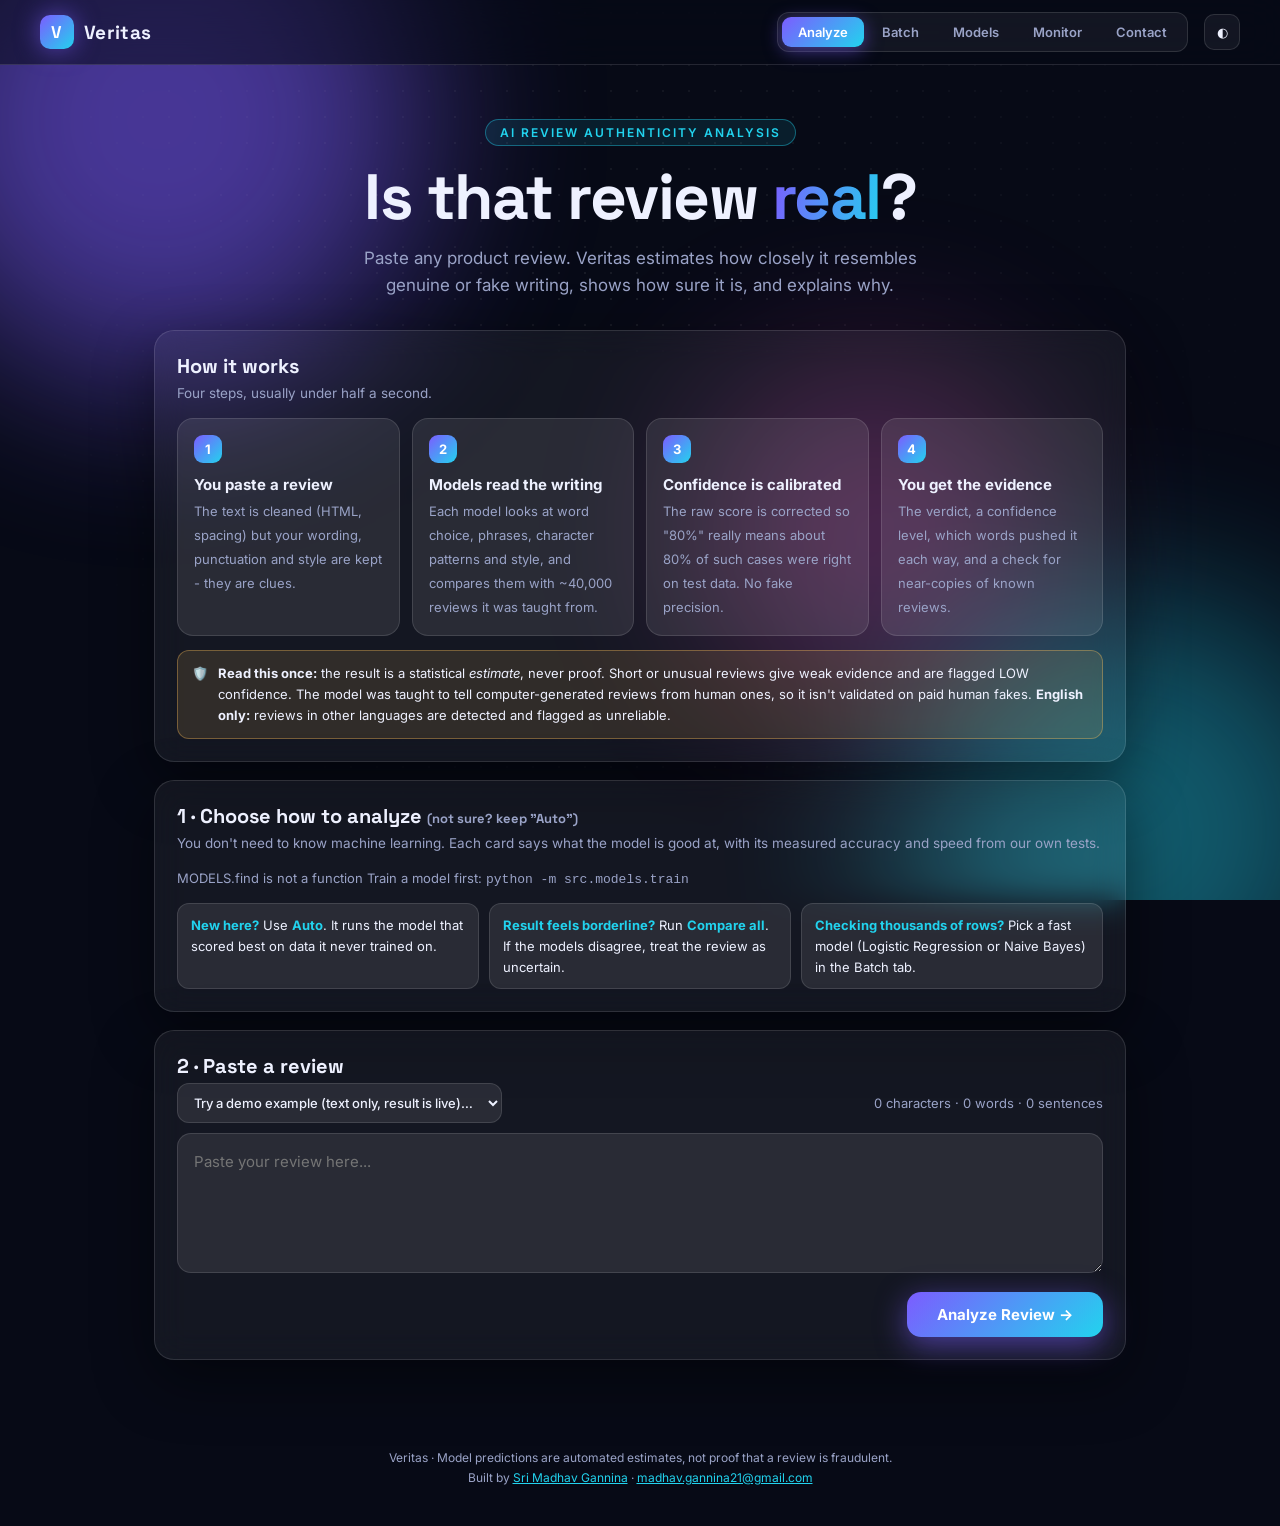
<file: frontend/index.html>
<!doctype html>
<html lang="en">
<head>
<meta charset="utf-8">
<meta name="viewport" content="width=device-width, initial-scale=1">
<title>Veritas - Fake Review Intelligence</title>
<link rel="preconnect" href="https://fonts.googleapis.com">
<link href="https://fonts.googleapis.com/css2?family=Inter:wght@400;500;600;700;800&family=Space+Grotesk:wght@500;700&display=swap" rel="stylesheet">
<style>
:root{--bg:#070a16;--glass:rgba(255,255,255,.055);--glass2:rgba(255,255,255,.09);--line:rgba(255,255,255,.12);--text:#eef1ff;--muted:#9aa3c7;
--a:#7c5cff;--b:#22d3ee;--ok:#34e0a1;--bad:#ff5d73;--warn:#ffc15a;--shadow:0 20px 60px rgba(0,0,0,.45)}
[data-theme=light]{--bg:#eef0fb;--glass:rgba(255,255,255,.7);--glass2:rgba(255,255,255,.95);--line:rgba(30,40,90,.12);--text:#161b36;--muted:#5c6690;
--a:#5b3df5;--b:#0891b2;--ok:#0f9d6a;--bad:#e0334f;--warn:#c27a00;--shadow:0 20px 50px rgba(40,50,120,.15)}
*{box-sizing:border-box}html{scroll-behavior:smooth}
body{margin:0;font:15px/1.6 Inter,system-ui,sans-serif;background:var(--bg);color:var(--text);min-height:100vh;overflow-x:hidden}
.aurora{position:fixed;inset:0;z-index:-1;overflow:hidden}
.aurora i{position:absolute;border-radius:50%;filter:blur(90px);opacity:.55;animation:float 18s ease-in-out infinite}
.aurora i:nth-child(1){width:520px;height:520px;background:var(--a);top:-140px;left:-100px}
.aurora i:nth-child(2){width:460px;height:460px;background:var(--b);bottom:-160px;right:-80px;animation-delay:-6s;opacity:.4}
.aurora i:nth-child(3){width:340px;height:340px;background:#ff4fd8;top:40%;left:55%;animation-delay:-11s;opacity:.25}
[data-theme=light] .aurora i{opacity:.28}
@keyframes float{50%{transform:translate(60px,40px) scale(1.12)}}
.aurora:after{content:"";position:absolute;inset:0;background-image:radial-gradient(rgba(255,255,255,.07) 1px,transparent 1px);background-size:26px 26px;mask-image:radial-gradient(circle at 50% 30%,#000,transparent 75%)}
header{position:sticky;top:0;z-index:20;display:flex;align-items:center;gap:16px;padding:12px clamp(16px,4vw,40px);backdrop-filter:blur(18px);background:color-mix(in srgb,var(--bg) 55%,transparent);border-bottom:1px solid var(--line)}
.logo{display:flex;align-items:center;gap:10px;font:700 19px "Space Grotesk",sans-serif;letter-spacing:.3px}
.logo b{width:34px;height:34px;border-radius:10px;display:grid;place-items:center;background:linear-gradient(135deg,var(--a),var(--b));box-shadow:0 0 24px color-mix(in srgb,var(--a) 60%,transparent);color:#fff;font-size:17px}
nav{display:flex;gap:2px;margin-left:auto;background:var(--glass);border:1px solid var(--line);padding:4px;border-radius:12px}
nav button{background:none;border:0;color:var(--muted);padding:7px 16px;border-radius:9px;cursor:pointer;font:600 13px Inter;transition:.25s}
nav button:hover{color:var(--text)}nav button.on{background:linear-gradient(135deg,var(--a),var(--b));color:#fff;box-shadow:0 4px 18px color-mix(in srgb,var(--a) 50%,transparent)}
#theme{background:var(--glass);border:1px solid var(--line);color:var(--text);border-radius:10px;width:36px;height:36px;cursor:pointer}
main{max-width:1020px;margin:0 auto;padding:0 clamp(14px,3vw,24px) 60px}
.hero{text-align:center;padding:54px 0 30px}
.eyebrow{display:inline-block;font:600 12px Inter;letter-spacing:2px;text-transform:uppercase;color:var(--b);border:1px solid color-mix(in srgb,var(--b) 40%,transparent);padding:5px 14px;border-radius:99px;background:color-mix(in srgb,var(--b) 10%,transparent)}
h1.t{font:700 clamp(34px,6vw,64px)/1.05 "Space Grotesk",sans-serif;margin:18px 0 14px;letter-spacing:-1.5px}
.grad{background:linear-gradient(100deg,var(--a),var(--b) 55%,#ff4fd8);-webkit-background-clip:text;background-clip:text;color:transparent;background-size:200%;animation:shine 7s linear infinite}
@keyframes shine{to{background-position:200% 0}}
.hero p{max-width:620px;margin:0 auto;color:var(--muted);font-size:17px}
.glass{background:var(--glass);border:1px solid var(--line);border-radius:20px;padding:22px;margin-bottom:18px;backdrop-filter:blur(16px);box-shadow:var(--shadow);animation:rise .5s ease both}
@keyframes rise{from{opacity:0;transform:translateY(14px)}}
h2{font:700 20px "Space Grotesk",sans-serif;margin:0 0 4px}.sub{color:var(--muted);font-size:13.5px;margin:0 0 14px}
.steps{display:grid;grid-template-columns:repeat(auto-fit,minmax(190px,1fr));gap:12px;counter-reset:s}
.step{position:relative;padding:16px;border-radius:16px;background:var(--glass2);border:1px solid var(--line);transition:.3s}
.step:hover{transform:translateY(-4px);border-color:var(--a)}
.step:before{counter-increment:s;content:counter(s);display:grid;place-items:center;width:28px;height:28px;border-radius:9px;background:linear-gradient(135deg,var(--a),var(--b));color:#fff;font-weight:700;font-size:13px;margin-bottom:10px}
.step b{display:block;margin-bottom:2px}.step span{color:var(--muted);font-size:13px}
.note{display:flex;gap:10px;margin-top:14px;padding:12px 14px;border-radius:12px;background:color-mix(in srgb,var(--warn) 12%,transparent);border:1px solid color-mix(in srgb,var(--warn) 35%,transparent);font-size:13px}
textarea{width:100%;min-height:140px;resize:vertical;padding:16px;border-radius:14px;border:1px solid var(--line);background:var(--glass2);color:var(--text);font:15px/1.6 Inter;outline:none;transition:.25s}
textarea:focus{border-color:var(--a);box-shadow:0 0 0 4px color-mix(in srgb,var(--a) 22%,transparent)}
select{padding:10px 12px;border-radius:12px;border:1px solid var(--line);background:var(--glass2);color:var(--text);font:500 13px Inter;max-width:100%}
.bar-row{display:flex;gap:12px;align-items:center;justify-content:space-between;flex-wrap:wrap;margin-top:12px}
.muted{color:var(--muted);font-size:13px}
.cta{position:relative;border:0;cursor:pointer;color:#fff;font:700 15px Inter;padding:13px 30px;border-radius:14px;background:linear-gradient(135deg,var(--a),var(--b));box-shadow:0 8px 30px color-mix(in srgb,var(--a) 55%,transparent);transition:.25s}
.cta:hover{transform:translateY(-2px) scale(1.02)}.cta:disabled{opacity:.6;cursor:wait;transform:none}
.ghost{background:var(--glass);border:1px solid var(--line);color:var(--text);padding:8px 14px;border-radius:10px;cursor:pointer;font:600 13px Inter}
/* model picker */
.picker{display:grid;grid-template-columns:repeat(auto-fit,minmax(200px,1fr));gap:10px;margin:6px 0 4px}
.mc{cursor:pointer;text-align:left;padding:14px;border-radius:16px;border:1px solid var(--line);background:var(--glass2);color:var(--text);font:inherit;transition:.25s;position:relative}
.mc:hover{transform:translateY(-3px);border-color:color-mix(in srgb,var(--a) 70%,transparent)}
.mc.sel{border-color:var(--a);background:color-mix(in srgb,var(--a) 16%,var(--glass2));box-shadow:0 0 0 1px var(--a),0 10px 30px color-mix(in srgb,var(--a) 28%,transparent)}
.mc b{display:block;font-size:14px}.mc small{display:block;color:var(--muted);font-size:12px;line-height:1.45;margin:4px 0 8px}
.tag{display:inline-block;font:700 10px Inter;letter-spacing:.8px;text-transform:uppercase;padding:2px 8px;border-radius:99px;background:linear-gradient(135deg,var(--a),var(--b));color:#fff;margin-bottom:6px}
.tag.alt{background:var(--glass);color:var(--muted);border:1px solid var(--line)}
.stat{font-size:11.5px;color:var(--muted);display:flex;gap:10px;flex-wrap:wrap}.stat em{font-style:normal;color:var(--text);font-weight:600}
.guide{display:grid;grid-template-columns:repeat(auto-fit,minmax(220px,1fr));gap:10px;margin-top:12px}
.guide div{padding:11px 13px;border-radius:12px;background:var(--glass2);border:1px solid var(--line);font-size:13px}.guide b{color:var(--b)}
/* result */
.res{display:grid;grid-template-columns:230px 1fr;gap:22px;align-items:center}
@media(max-width:640px){.res{grid-template-columns:1fr;justify-items:center;text-align:center}nav button{padding:7px 10px}}
.gauge{position:relative;width:200px;height:200px}.gauge svg{transform:rotate(-90deg);filter:drop-shadow(0 0 14px var(--gc))}
.gauge .track{stroke:var(--line)}.gauge .val{stroke:var(--gc);stroke-linecap:round;transition:stroke-dashoffset 1.1s cubic-bezier(.2,.8,.2,1)}
.gauge div{position:absolute;inset:0;display:grid;place-content:center;text-align:center}.gauge b{font:700 38px "Space Grotesk"}.gauge span{font-size:12px;color:var(--muted)}
.verdict{font:800 clamp(34px,6vw,52px)/1 "Space Grotesk";letter-spacing:1px;text-shadow:0 0 36px var(--gc)}
.pill{display:inline-block;padding:3px 12px;border-radius:99px;font:700 11px Inter;letter-spacing:.8px;border:1px solid currentColor}
.ok{color:var(--ok)}.bad{color:var(--bad)}.warnc{color:var(--warn)}.hidden{display:none}
.warn{margin:14px 0 0;padding:12px 14px;border-radius:12px;background:color-mix(in srgb,var(--warn) 13%,transparent);border:1px solid color-mix(in srgb,var(--warn) 40%,transparent);font-size:13.5px;text-align:left}
.pbar{height:10px;border-radius:6px;background:var(--line);overflow:hidden;margin:4px 0 10px}.pbar i{display:block;height:100%;border-radius:6px;width:0;transition:width 1s cubic-bezier(.2,.8,.2,1)}
table{width:100%;border-collapse:collapse;font-size:13.5px}th,td{padding:9px 8px;border-bottom:1px solid var(--line);text-align:left}th{color:var(--muted);font-weight:600;font-size:12px;text-transform:uppercase;letter-spacing:.6px}
.cons{display:flex;gap:6px;margin:8px 0}.cons i{flex:1;height:10px;border-radius:5px}
.eff{display:grid;grid-template-columns:110px 1fr 60px;gap:8px;align-items:center;font-size:13px;margin:3px 0}.eff .b{height:8px;border-radius:4px;transition:width .9s}
.grid{display:grid;grid-template-columns:repeat(auto-fit,minmax(140px,1fr));gap:10px}.kpi{padding:12px;border-radius:14px;background:var(--glass2);border:1px solid var(--line)}.kpi b{display:block;font:700 22px "Space Grotesk"}
.dots span{display:inline-block;width:8px;height:8px;border-radius:50%;background:var(--b);margin:0 2px;animation:dot 1s infinite}.dots span:nth-child(2){animation-delay:.15s}.dots span:nth-child(3){animation-delay:.3s}
@keyframes dot{50%{transform:translateY(-6px);opacity:.4}}
details summary{cursor:pointer;color:var(--b);font-weight:600;margin:8px 0}
footer{text-align:center;color:var(--muted);font-size:12px;padding:10px 0 40px}
</style>
</head>
<body>
<div class="aurora"><i></i><i></i><i></i></div>
<header>
  <div class="logo"><b>V</b>Veritas</div>
  <nav id="nav"></nav>
  <button id="theme" title="Toggle theme">◐</button>
</header>
<main>

<section id="analyze">
  <div class="hero">
    <span class="eyebrow">AI review authenticity analysis</span>
    <h1 class="t">Is that review <span class="grad">real</span>?</h1>
    <p>Paste any product review. Veritas estimates how closely it resembles genuine or fake writing, shows how sure it is, and explains why.</p>
  </div>

  <div class="glass">
    <h2>How it works</h2><p class="sub">Four steps, usually under half a second.</p>
    <div class="steps">
      <div class="step"><b>You paste a review</b><span>The text is cleaned (HTML, spacing) but your wording, punctuation and style are kept - they are clues.</span></div>
      <div class="step"><b>Models read the writing</b><span>Each model looks at word choice, phrases, character patterns and style, and compares them with ~40,000 reviews it was taught from.</span></div>
      <div class="step"><b>Confidence is calibrated</b><span>The raw score is corrected so "80%" really means about 80% of such cases were right on test data. No fake precision.</span></div>
      <div class="step"><b>You get the evidence</b><span>The verdict, a confidence level, which words pushed it each way, and a check for near-copies of known reviews.</span></div>
    </div>
    <div class="note"><span>🛡️</span><span><b>Read this once:</b> the result is a statistical <i>estimate</i>, never proof. Short or unusual reviews give weak evidence and are flagged LOW confidence. The model was taught to tell computer-generated reviews from human ones, so it isn't validated on paid human fakes. <b>English only:</b> reviews in other languages are detected and flagged as unreliable.</span></div>
  </div>

  <div class="glass">
    <h2>1 · Choose how to analyze <span class="muted">(not sure? keep "Auto")</span></h2>
    <p class="sub">You don't need to know machine learning. Each card says what the model is good at, with its measured accuracy and speed from our own tests.</p>
    <div class="picker" id="picker"></div>
    <div class="guide">
      <div><b>New here?</b> Use <b>Auto</b>. It runs the model that scored best on data it never trained on.</div>
      <div><b>Result feels borderline?</b> Run <b>Compare all</b>. If the models disagree, treat the review as uncertain.</div>
      <div><b>Checking thousands of rows?</b> Pick a fast model (Logistic Regression or Naive Bayes) in the Batch tab.</div>
    </div>
  </div>

  <div class="glass">
    <h2>2 · Paste a review</h2>
    <div class="bar-row" style="margin:0 0 10px"><select id="demo"><option value="">Try a demo example (text only, result is live)…</option></select><span class="muted" id="counts">0 characters · 0 words · 0 sentences</span></div>
    <textarea id="text" maxlength="5000" placeholder="Paste your review here..."></textarea>
    <div class="bar-row"><span class="muted" id="status"></span><button class="cta" id="go">Analyze Review →</button></div>
  </div>
  <div id="result"></div>
</section>

<section id="batch" class="hidden">
  <div class="hero" style="padding-bottom:10px"><h1 class="t" style="font-size:42px">Batch <span class="grad">analysis</span></h1><p>Upload a CSV, analyze every review, download the results.</p></div>
  <div class="glass"><input type="file" id="file" accept=".csv" style="color:var(--muted)">
    <div class="bar-row"><select id="col"></select><select id="bmodel"></select><button class="cta" id="run" disabled>Run batch</button></div>
    <div class="muted" id="bstatus" style="margin-top:8px">Max 5,000 rows. Output adds prediction, confidence, level, model, sentiment, similarity.</div></div>
  <div id="bout"></div>
</section>

<section id="models" class="hidden"><div class="hero" style="padding-bottom:10px"><h1 class="t" style="font-size:42px">Model <span class="grad">report card</span></h1><p>Every number below was measured on reviews the models never saw during training.</p></div><div id="mout" class="glass muted">Loading…</div></section>
<section id="monitor" class="hidden"><div class="hero" style="padding-bottom:10px"><h1 class="t" style="font-size:42px">Live <span class="grad">monitor</span></h1><p>Watches for the data changing so the model is not trusted blindly.</p></div><div id="monout" class="glass muted">Loading…</div></section>
</main>
<section id="contact" class="hidden" style="max-width:1020px;margin:0 auto;padding:0 clamp(14px,3vw,24px) 60px">
  <div class="hero" style="padding-bottom:10px"><h1 class="t" style="font-size:42px">Contact <span class="grad">the admin</span></h1><p>Questions, feedback or collaboration - get in touch.</p></div>
  <div class="glass" style="text-align:center">
    <div class="logo" style="justify-content:center;font-size:26px"><b style="width:64px;height:64px;border-radius:18px;font-size:30px">M</b></div>
    <h2 style="margin-top:12px;font-size:26px">Sri Madhav Gannina</h2><p class="sub">Creator &amp; administrator of Veritas</p>
    <div class="bar-row" style="justify-content:center;gap:12px">
      <a class="cta" style="text-decoration:none;display:inline-block" href="https://www.linkedin.com/in/madhavgannina" target="_blank" rel="noopener noreferrer">LinkedIn · madhavgannina</a>
      <a class="ghost" style="text-decoration:none;display:inline-block;padding:12px 22px" href="mailto:madhav.gannina21@gmail.com">✉ madhav.gannina21@gmail.com</a>
    </div>
    <p class="muted" style="margin-top:16px">Source code: <a style="color:var(--b)" href="https://github.com/Gannina-SriMadhav/Fake-Review-Detection-System" target="_blank" rel="noopener noreferrer">github.com/Gannina-SriMadhav/Fake-Review-Detection-System</a></p>
  </div>
</section>
<footer>Veritas · Model predictions are automated estimates, not proof that a review is fraudulent.<br>Built by <a style="color:var(--b)" href="https://www.linkedin.com/in/madhavgannina" target="_blank" rel="noopener noreferrer">Sri Madhav Gannina</a> · <a style="color:var(--b)" href="mailto:madhav.gannina21@gmail.com">madhav.gannina21@gmail.com</a></footer>

<script>
const $=s=>document.querySelector(s),esc=t=>String(t??'').replace(/[&<>"]/g,c=>({'&':'&amp;','<':'&lt;','>':'&gt;','"':'&quot;'}[c]));
const DEMOS={"Simple review":"Good product, works well.","Very short review":"Good.",
"Detailed review":"I bought this blender three weeks ago to replace an older one. The motor is noticeably quieter, but the lid seal leaked a little the first time I made hot soup, so I now fill it only halfway. Cleaning is easy.",
"Promotional-sounding":"Absolutely amazing!!! Best product ever!!! Everyone must buy this now, you will not regret it!!!",
"Ambiguous":"It does what it says. Not much else to add, I guess."};
const pct=x=>(x*100).toFixed(1)+'%',LV={HIGH:'ok',MEDIUM:'warnc',LOW:'bad'},COL={GENUINE:'var(--ok)',FAKE:'var(--bad)'};
async function api(p,o){let r;try{r=await fetch(p,o)}catch(e){throw new Error('Cannot reach the API.')}
  const d=await r.json().catch(()=>({}));if(!r.ok)throw new Error(Array.isArray(d.detail)?d.detail.join('; '):(d.detail||'Request failed'));return d}
const post=(p,b)=>api(p,{method:'POST',headers:{'content-type':'application/json'},body:JSON.stringify(b)});

const TABS={analyze:'Analyze',batch:'Batch',models:'Models',monitor:'Monitor',contact:'Contact'};
$('#nav').innerHTML=Object.entries(TABS).map(([k,v])=>`<button data-t="${k}">${v}</button>`).join('');
function show(t){for(const k in TABS)$('#'+k).classList.toggle('hidden',k!==t);
  document.querySelectorAll('#nav button').forEach(b=>b.classList.toggle('on',b.dataset.t===t));
  if(t==='models')loadModels();if(t==='monitor')loadMonitor();history.replaceState(null,'','#'+t);scrollTo(0,0)}
$('#nav').onclick=e=>e.target.dataset.t&&show(e.target.dataset.t);
const setTheme=t=>{document.documentElement.dataset.theme=t;try{localStorage.theme=t}catch(e){}};
setTheme((()=>{try{return localStorage.theme}catch(e){}})()||'dark');
$('#theme').onclick=()=>setTheme(document.documentElement.dataset.theme==='dark'?'light':'dark');

// ---- model picker
let MODELS=[],SEL='auto';
function f1(m){return m.test_f1_fake==null?'n/a':m.test_f1_fake.toFixed(3)}
function renderPicker(){const def=MODELS.find(m=>m.is_default);
  const cards=[{key:'auto',tag:'Recommended',nick:'Auto',desc:`Runs the model that scored best on unseen validation data${def?` (currently ${esc(def.nickname)})`:''}. The safe choice if you're unsure.`,f:def?f1(def):'n/a',ms:def&&def.ms_per_review!=null?def.ms_per_review.toFixed(1):'n/a'},
    {key:'compare',tag:'Second opinion',nick:'Compare all',desc:'Runs every model and shows how many agree. Disagreement means the review is genuinely hard to call.'},
    ...MODELS.map(m=>({key:m.key,nick:m.nickname,name:m.name,desc:m.description,best:m.best_for,f:f1(m),ms:m.ms_per_review!=null?m.ms_per_review.toFixed(1):'n/a',tag:m.is_default?'Top scorer':''}))];
  $('#picker').innerHTML=cards.map(c=>`<button class="mc ${c.key===SEL?'sel':''}" data-k="${c.key}">
    ${c.tag?`<span class="tag ${c.key==='compare'?'alt':''}">${c.tag}</span>`:''}<b>${esc(c.nick)}</b>${c.name?`<span class="muted" style="font-size:11px">${esc(c.name)}</span>`:''}
    <small>${esc(c.desc)}${c.best?`<br><i>Best for: ${esc(c.best)}</i>`:''}</small>
    ${c.f?`<div class="stat"><span>Accuracy score (F1) <em>${c.f}</em></span><span>Speed <em>${c.ms} ms</em></span></div>`:''}</button>`).join('');}
$('#picker').onclick=e=>{const b=e.target.closest('.mc');if(!b)return;SEL=b.dataset.k;renderPicker()};
async function init(){try{MODELS=await api('/models');renderPicker();
  $('#bmodel').innerHTML=`<option value="auto">Auto (recommended)</option>`+MODELS.map(m=>`<option value="${m.key}">${esc(m.nickname)} - ${esc(m.name)}</option>`).join('')}
  catch(e){$('#picker').innerHTML=`<div class="muted">${esc(e.message)} Train a model first: <code>python -m src.models.train</code></div>`}}

// ---- analyze
Object.keys(DEMOS).forEach(k=>$('#demo').insertAdjacentHTML('beforeend',`<option>${k}</option>`));
$('#demo').onchange=e=>{if(DEMOS[e.target.value]){$('#text').value=DEMOS[e.target.value];count()}};
function count(){const t=$('#text').value,w=t.trim()?t.trim().split(/\s+/).length:0,s=t.trim()?Math.max(1,(t.match(/[.!?]+/g)||[]).length):0;
  $('#counts').textContent=`${t.length.toLocaleString()} characters · ${w} words · ${s} sentences`}
$('#text').oninput=count;
$('#go').onclick=async()=>{const text=$('#text').value.trim();if(!text){$('#status').textContent='Please paste a review first.';return}
  $('#go').disabled=true;$('#result').innerHTML='';const st=$('#status');
  try{st.innerHTML='Analyzing linguistic patterns <span class="dots"><span></span><span></span><span></span></span>';await new Promise(r=>setTimeout(r,250));
    st.innerHTML='Running model inference <span class="dots"><span></span><span></span><span></span></span>';
    const cmp=SEL==='compare';
    const p=post('/predict',{review:text,model:cmp?'auto':SEL});const c=cmp?post('/predict/compare',{review:text}):Promise.resolve(null);
    const [r,cm]=await Promise.all([p,c]);st.innerHTML='Generating explanation…';await new Promise(r=>setTimeout(r,150));st.textContent='';
    render(r,cm);$('#result').scrollIntoView({behavior:'smooth',block:'start'})}
  catch(e){st.textContent='';$('#result').innerHTML=`<div class="glass bad">${esc(e.message)}</div>`}
  $('#go').disabled=false};
function render(r,cmp){const lab=r.prediction,s=r.statistics,sim=r.similarity,c=r.contributions||{},gc=COL[lab];
  const eff=[...(c.toward_fake||[]),...(c.toward_genuine||[])].sort((a,b)=>b.effect-a.effect),mx=Math.max(.001,...eff.map(e=>Math.abs(e.effect)));
  const R=88,C=2*Math.PI*R;
  let cons='';if(cmp){const n=cmp.results.length,k=cmp.results.filter(m=>m.prediction===lab).length;
    cons=`<div class="glass"><h2>Model consensus</h2><p class="sub">${k} of ${n} models agree with the verdict above.</p>
    <div class="cons">${cmp.results.map(m=>`<i style="background:${m.prediction==='FAKE'?'var(--bad)':'var(--ok)'}" title="${esc(m.model)}"></i>`).join('')}</div>
    <table><tr><th>Model</th><th>Verdict</th><th>Confidence</th></tr>${cmp.results.map(m=>`<tr><td>${esc(m.model)}${m.is_default?' ★':''}</td><td class="${m.prediction==='FAKE'?'bad':'ok'}"><b>${m.prediction}</b></td><td>${pct(m.confidence)}</td></tr>`).join('')}</table>
    <p class="muted" style="margin:10px 0 0">${k===n?'Every model agrees - a more dependable result (still an estimate).':k>=n/2?'Most models agree, but not all - treat with some caution.':'The models are split - this review is hard to call; do not rely on one verdict.'}</p></div>`}
  $('#result').innerHTML=`<div class="glass" style="--gc:${gc}"><div class="res">
    <div class="gauge"><svg width="200" height="200" viewBox="0 0 200 200"><circle class="track" cx="100" cy="100" r="${R}" fill="none" stroke-width="14"/><circle class="val" id="ring" cx="100" cy="100" r="${R}" fill="none" stroke-width="14" stroke-dasharray="${C}" stroke-dashoffset="${C}"/></svg>
      <div><b>${(r.confidence*100).toFixed(1)}%</b><span>confidence</span></div></div>
    <div><div class="muted">MODEL PREDICTION</div><div class="verdict" style="color:${gc}">${lab==='GENUINE'?'✓':'⚠'} ${lab}</div>
      <p style="margin:8px 0"><span class="pill ${LV[r.confidence_level]}">${r.confidence_level} CONFIDENCE</span> <span class="muted">&nbsp;${esc(r.model)} · ${r.processing_time_ms.toFixed(0)} ms</span></p>
      ${['GENUINE','FAKE'].map(k=>`<div style="display:flex;justify-content:space-between;font-size:13px"><span>${k}</span><span>${pct(r.probabilities[k])}</span></div><div class="pbar"><i data-w="${r.probabilities[k]*100}" style="background:${COL[k]}"></i></div>`).join('')}
    </div></div>
    ${r.warning?`<div class="warn">⚠️ ${esc(r.warning)}</div>`:''}</div>
  ${cons}
  <div class="glass"><h2>Why did the model predict this?</h2><p class="sub">Signals that contributed to the model's prediction. They are evidence, not proof.</p>
    <ul style="margin:0 0 12px;padding-left:20px">${r.explanation.map(l=>`<li>${esc(l)}</li>`).join('')}</ul>
    ${eff.map(e=>`<div class="eff"><span>${esc(e.token)}</span><div><div class="b" data-w="${Math.abs(e.effect)/mx*100}" style="width:0;background:${e.effect>0?'var(--bad)':'var(--ok)'}"></div></div><span class="muted">${e.effect>0?'+':''}${e.effect.toFixed(3)}</span></div>`).join('')}
    ${eff.length?`<p class="muted" style="margin:10px 0 0">Bars show how P(FAKE) changes when that word is removed: red pushes toward FAKE, green toward GENUINE.</p>`:''}</div>
  <div class="glass"><h2>Review statistics</h2><div class="grid" style="margin-top:10px">${[['Words',s.word_count],['Characters',s.char_count],['Sentences',s.sentence_count],['Sentiment',s.sentiment],['Lexical diversity',s.lexical_diversity]].map(([k,v])=>`<div class="kpi"><span class="muted">${k}</span><b>${v}</b></div>`).join('')}</div></div>
  <div class="glass"><h2>Similarity analysis</h2><p style="margin:6px 0 0">${sim.warning?`⚠️ Potentially ${sim.level.replace('_',' ').toLowerCase()} review detected (cosine ${sim.max_similarity.toFixed(2)}).<br><span class="muted">"${esc(sim.closest_text)}"<br>A supporting signal only - it never changes the verdict.</span>`:`No strong match found (max cosine ${sim.max_similarity.toFixed(2)}).`}</p></div>`;
  requestAnimationFrame(()=>requestAnimationFrame(()=>{$('#ring').style.strokeDashoffset=C*(1-r.confidence);document.querySelectorAll('[data-w]').forEach(e=>e.style.width=e.dataset.w+'%')}))}

// ---- batch
let rows=[],hdr=[],outRows=[];
function parseCSV(t){const out=[];let r=[],f='',q=false;for(let i=0;i<t.length;i++){const c=t[i];
  if(q){if(c==='"'){if(t[i+1]==='"'){f+='"';i++}else q=false}else f+=c}else if(c==='"')q=true;else if(c===','){r.push(f);f=''}
  else if(c==='\n'||c==='\r'){if(c==='\r'&&t[i+1]==='\n')i++;r.push(f);f='';out.push(r);r=[]}else f+=c}
  if(f||r.length){r.push(f);out.push(r)}return out.filter(x=>x.some(v=>v.trim()))}
$('#file').onchange=async e=>{const f=e.target.files[0];if(!f)return;
  try{const all=parseCSV(await f.text());if(all.length<2)throw new Error('The CSV needs a header and at least one row.');
    hdr=all[0];rows=all.slice(1,5001);$('#col').innerHTML=hdr.map((h,i)=>`<option value="${i}">${esc(h)}</option>`).join('');
    const g=hdr.findIndex(h=>/^(review|text_?|review_text)$/i.test(h.trim()));$('#col').value=g<0?0:g;$('#run').disabled=false;$('#bstatus').textContent=`${rows.length} rows loaded - choose the review column.`}
  catch(err){$('#bstatus').textContent=err.message;$('#run').disabled=true}};
$('#run').onclick=async()=>{const ci=+$('#col').value,texts=[];rows.forEach(r=>{const t=(r[ci]||'').trim();if(t)texts.push(t.slice(0,5000))});
  if(!texts.length){$('#bstatus').textContent='No non-empty reviews in that column.';return}
  $('#run').disabled=true;const res=[];let model='';
  try{for(let i=0;i<texts.length;i+=400){$('#bstatus').textContent=`Analyzing ${Math.min(i+400,texts.length)}/${texts.length}…`;
    const o=await post('/predict/batch',{reviews:texts.slice(i,i+400),model:$('#bmodel').value});model=o.model;res.push(...o.results)}
    outRows=res.map((r,k)=>({review:texts[k],prediction:r.prediction,confidence:r.confidence,confidence_level:r.confidence_level,model,sentiment:r.sentiment,similarity_score:r.similarity_score}));
    const nf=res.filter(r=>r.prediction==='FAKE').length,nl=res.filter(r=>r.confidence_level==='LOW').length;$('#bstatus').textContent='Done.';
    $('#bout').innerHTML=`<div class="glass"><div class="grid">${[['Analysed',res.length],['Predicted FAKE',nf],['Predicted GENUINE',res.length-nf],['Low confidence',nl]].map(([k,v])=>`<div class="kpi"><span class="muted">${k}</span><b>${v}</b></div>`).join('')}</div>
      <p><button class="cta" id="dl">Download CSV</button></p><table><tr><th>Review</th><th>Prediction</th><th>Conf.</th><th>Level</th></tr>${outRows.slice(0,50).map(r=>`<tr><td>${esc(r.review.slice(0,80))}</td><td class="${r.prediction==='FAKE'?'bad':'ok'}">${r.prediction}</td><td>${pct(r.confidence)}</td><td>${r.confidence_level}</td></tr>`).join('')}</table>
      <p class="muted">${res.length>50?'Showing first 50 - download for all.':''}</p></div>`;
    $('#dl').onclick=()=>{const H=Object.keys(outRows[0]),q=v=>'"'+String(v).replace(/"/g,'""')+'"';
      const a=document.createElement('a');a.href=URL.createObjectURL(new Blob([[H.join(','),...outRows.map(r=>H.map(h=>q(r[h])).join(','))].join('\n')],{type:'text/csv'}));a.download='review_predictions.csv';a.click()}}
  catch(err){$('#bstatus').textContent=err.message}$('#run').disabled=false};

// ---- models report (numbers come from reports/evaluation.json)
async function loadModels(){try{const rep=await api('/performance'),cm=rep.comparison,def=rep.meta.model_key,ea=rep.error_analysis,f=v=>v==null?'-':v.toFixed(3);
  $('#mout').className='';$('#mout').style.background='none';$('#mout').style.border='0';$('#mout').style.boxShadow='none';$('#mout').style.padding='0';
  $('#mout').innerHTML=`<div class="glass"><h2>Scoreboard</h2><p class="sub">Held-out test set: ${rep.meta.n_test.toLocaleString()} reviews · "fake" is the positive class · ★ = default (best F1 on the validation split)</p>
    <table><tr><th>Model</th><th>Accuracy</th><th>Precision</th><th>Recall</th><th>F1</th><th>ROC-AUC</th><th>ms/review</th></tr>
    ${Object.entries(cm).map(([k,v])=>`<tr><td>${esc(v.display_name)}${k===def?' ★':''}</td><td>${f(v.test.accuracy)}</td><td>${f(v.test.precision_fake)}</td><td>${f(v.test.recall_fake)}</td><td><b>${f(v.test.f1_fake)}</b></td><td>${f(v.test.roc_auc)}</td><td>${v.inference_ms_per_review.toFixed(1)}</td></tr>`).join('')}</table>
    <p class="muted" style="margin:10px 0 0"><b>Precision</b>: of reviews flagged FAKE, how many truly were. <b>Recall</b>: of all fakes, how many were caught. <b>F1</b> balances the two.</p></div>
  <div class="glass"><h2>Mistakes & calibration</h2><p class="sub">FP = genuine flagged FAKE · FN = fake passed as GENUINE · Brier/ECE: lower = more trustworthy percentages</p>
    <table><tr><th>Model</th><th>TN</th><th>FP</th><th>FN</th><th>TP</th><th>Brier</th><th>ECE</th></tr>${Object.values(cm).map(v=>`<tr><td>${esc(v.display_name)}</td><td>${v.test.confusion.tn}</td><td>${v.test.confusion.fp}</td><td>${v.test.confusion.fn}</td><td>${v.test.confusion.tp}</td><td>${f(v.test.brier)}</td><td>${f(v.test.ece)}</td></tr>`).join('')}</table></div>
  <div class="glass"><h2>Error analysis · ${esc(cm[def].display_name)}</h2><p>${ea.n_false_positive} false positives, ${ea.n_false_negative} false negatives. Mean confidence when right ${pct(ea.mean_confidence_correct)}, when wrong ${ea.mean_confidence_errors==null?'n/a':pct(ea.mean_confidence_errors)}.</p>
    <table><tr><th>Words</th><th>Reviews</th><th>Error rate</th></tr>${Object.entries(ea.error_rate_by_length).map(([k,v])=>`<tr><td>${esc(k)}</td><td>${v.n}</td><td>${v.error_rate==null?'-':pct(v.error_rate)}</td></tr>`).join('')}</table>
    <details><summary>False positives (genuine flagged FAKE)</summary>${ea.false_positives.map(x=>`<p class="muted">P(fake) ${x.p_fake}: ${esc(x.text)}</p>`).join('')}</details>
    <details><summary>False negatives (fake passed as GENUINE)</summary>${ea.false_negatives.map(x=>`<p class="muted">P(fake) ${x.p_fake}: ${esc(x.text)}</p>`).join('')}</details></div>`}
  catch(e){$('#mout').textContent='Not evaluated yet. '+e.message}}
async function loadMonitor(){try{const d=await api('/monitoring/drift'),a=await api('/analytics'),c={OK:'ok',DRIFT:'bad',INSUFFICIENT_DATA:'warnc'}[d.status];
  $('#monout').className='';$('#monout').style.cssText='background:none;border:0;box-shadow:none;padding:0';
  $('#monout').innerHTML=`<div class="glass"><span class="pill ${c}">${d.status.replace('_',' ')}</span> &nbsp;${esc(d.message)}<p class="muted" style="margin:8px 0 0">${d.n_current} logged predictions. Drift only raises a flag - retraining stays a manual decision.</p></div>
  ${a.total?`<div class="glass"><div class="grid">${[['Analysed',a.total],['Genuine',a.genuine],['Fake',a.fake],['Avg confidence',pct(a.avg_confidence)],['Low confidence',a.low_confidence],['Avg ms',a.avg_latency_ms.toFixed(1)]].map(([k,v])=>`<div class="kpi"><span class="muted">${k}</span><b>${v}</b></div>`).join('')}</div></div>`:''}
  ${d.features&&d.features.length?`<div class="glass"><table><tr><th>Feature</th><th>PSI</th><th>KS p-value</th><th>Drift</th></tr>${d.features.map(f=>`<tr><td>${f.feature}</td><td>${f.psi}</td><td>${f.ks_pvalue.toExponential(1)}</td><td class="${f.drift?'bad':'ok'}">${f.drift?'yes':'no'}</td></tr>`).join('')}</table></div>`:''}`}
  catch(e){$('#monout').textContent=e.message}}

init();show(TABS[location.hash.slice(1)]?location.hash.slice(1):'analyze');
</script>
</body>
</html>
</file>
